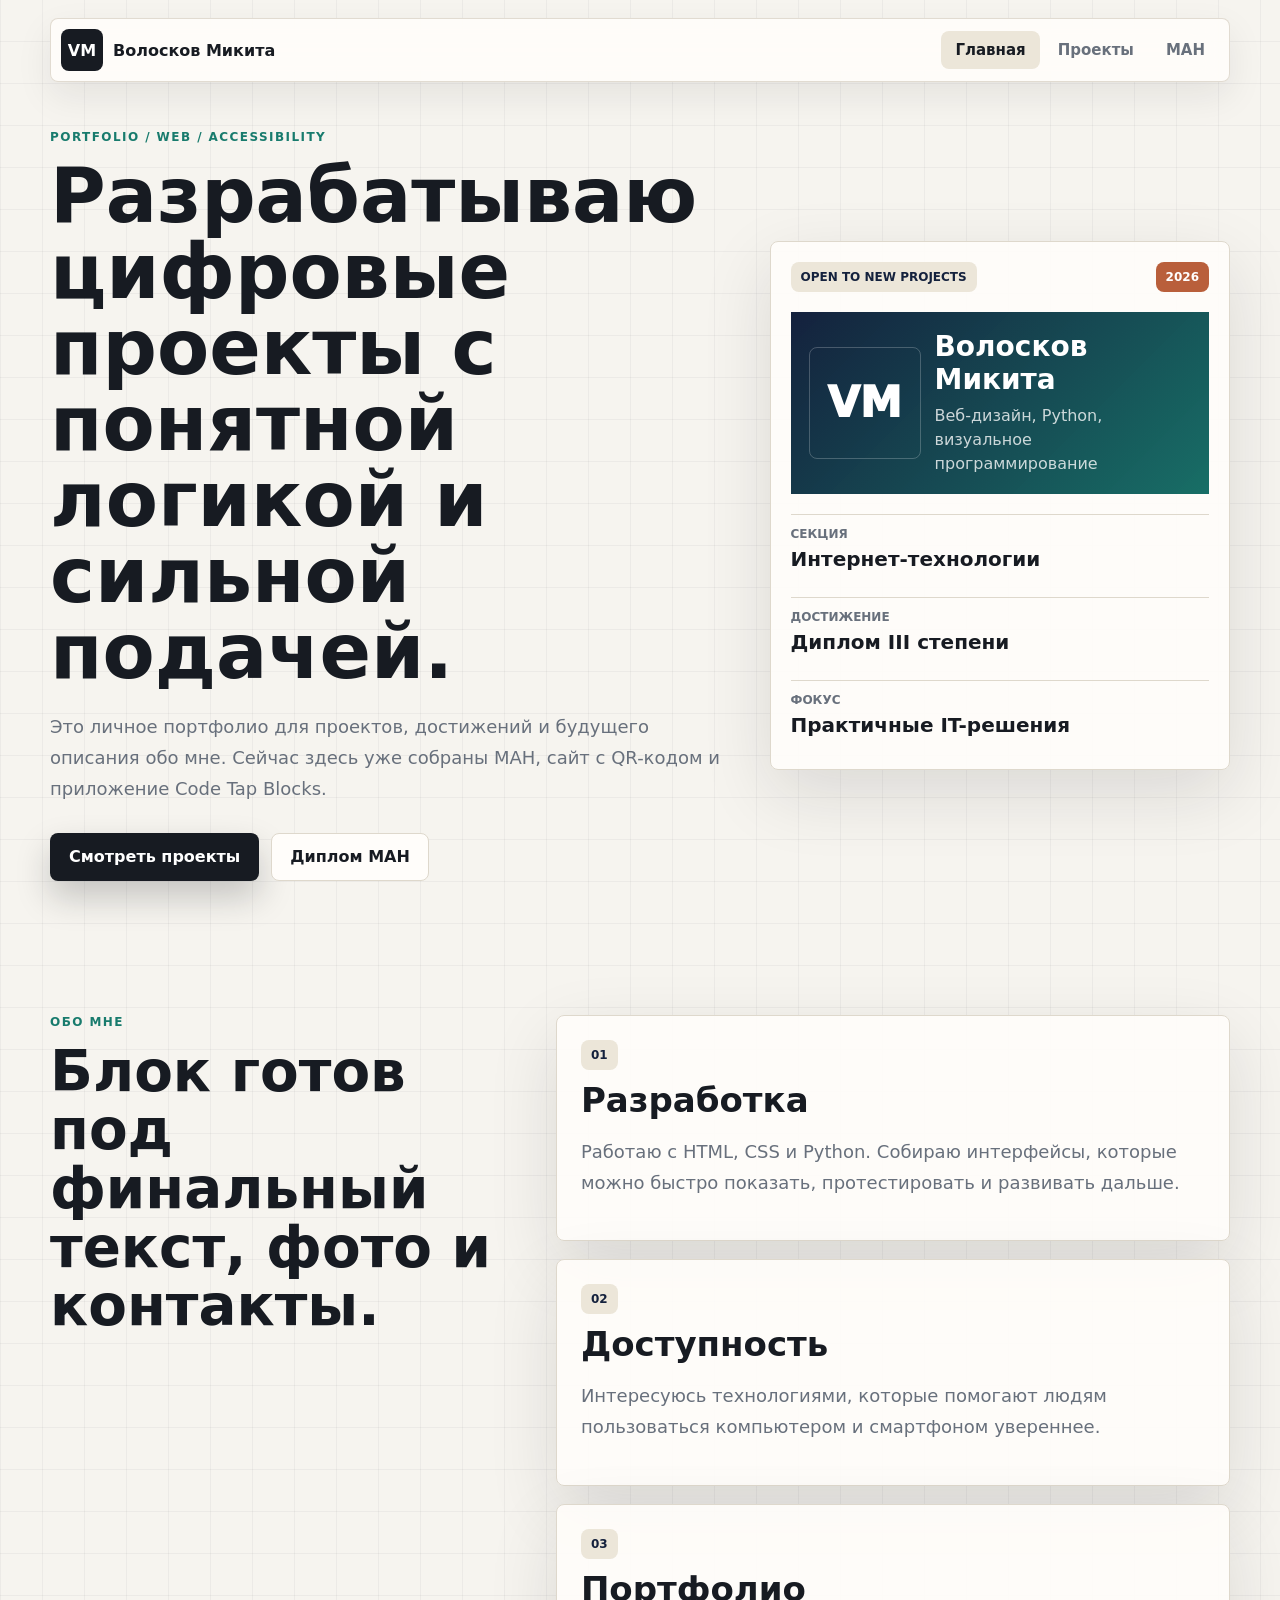
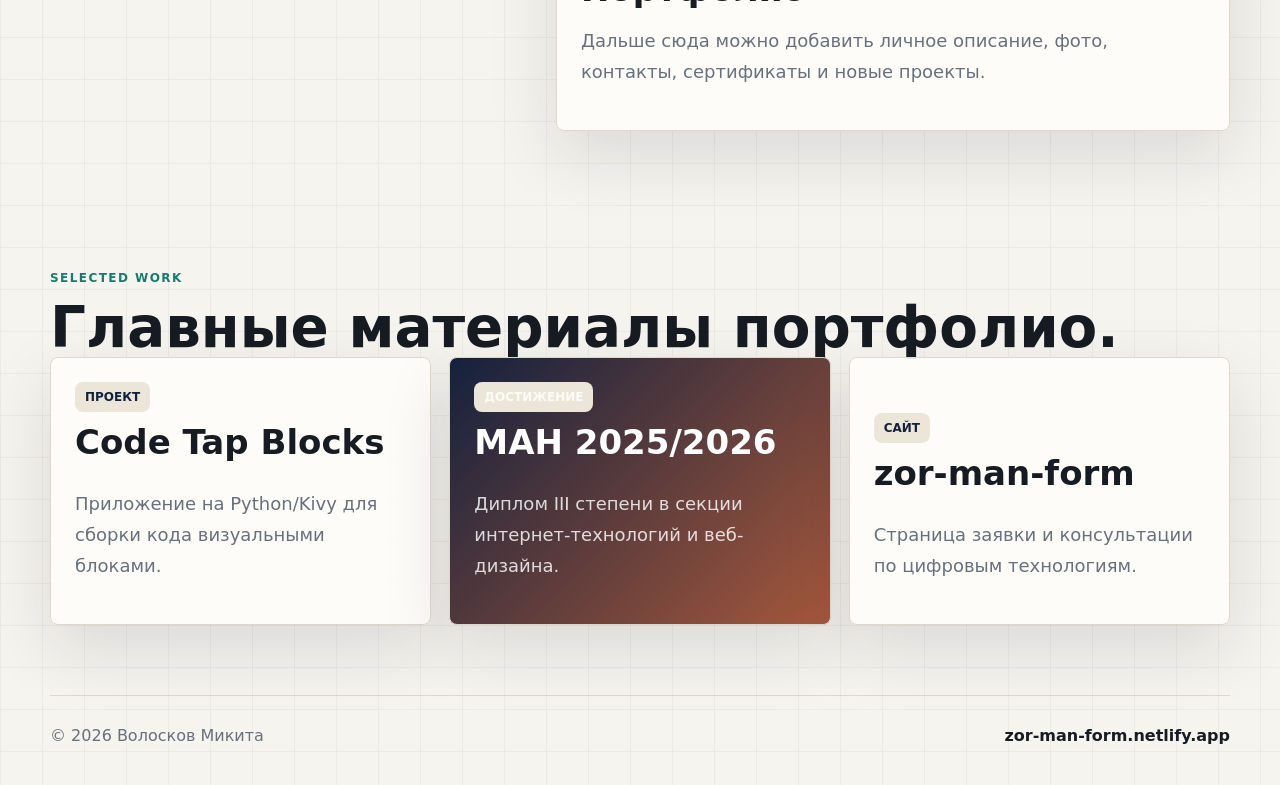
<file: index.html>
<!doctype html>
<html lang="ru">
  <head>
    <meta charset="UTF-8" />
    <meta name="viewport" content="width=device-width, initial-scale=1.0" />
    <title>Волосков Микита | Портфолио</title>
    <meta
      name="description"
      content="Портфолио Волоскова Микиты: веб-проекты, приложение Code Tap Blocks и достижение МАН."
    />
    <link rel="stylesheet" href="assets/styles.css" />
  </head>
  <body>
    <header class="site-header">
      <a class="brand" href="index.html" aria-label="На главную">
        <span class="brand-mark">VM</span>
        <span class="brand-text">Волосков Микита</span>
      </a>
      <button class="nav-toggle" type="button" aria-label="Открыть меню" aria-expanded="false">
        <span></span>
        <span></span>
        <span></span>
      </button>
      <nav class="site-nav" aria-label="Главная навигация">
        <a href="index.html" aria-current="page">Главная</a>
        <a href="projects.html">Проекты</a>
        <a href="man.html">МАН</a>
      </nav>
    </header>

    <main>
      <section class="hero">
        <div class="hero-copy reveal">
          <p class="eyebrow">Portfolio / Web / Accessibility</p>
          <h1>Разрабатываю цифровые проекты с понятной логикой и сильной подачей.</h1>
          <p class="hero-text">
            Это личное портфолио для проектов, достижений и будущего описания
            обо мне. Сейчас здесь уже собраны МАН, сайт с QR-кодом и приложение
            Code Tap Blocks.
          </p>
          <div class="hero-actions">
            <a class="button primary" href="projects.html">Смотреть проекты</a>
            <a class="button secondary" href="man.html">Диплом МАН</a>
          </div>
        </div>

        <aside class="hero-showcase reveal" aria-label="Краткая информация">
          <div class="showcase-top">
            <span class="status-pill">Open to new projects</span>
            <span class="year">2026</span>
          </div>
          <div class="identity-card">
            <span class="identity-mark">VM</span>
            <div>
              <h2>Волосков Микита</h2>
              <p>Веб-дизайн, Python, визуальное программирование</p>
            </div>
          </div>
          <dl class="metrics">
            <div>
              <dt>Секция</dt>
              <dd>Интернет-технологии</dd>
            </div>
            <div>
              <dt>Достижение</dt>
              <dd>Диплом III степени</dd>
            </div>
            <div>
              <dt>Фокус</dt>
              <dd>Практичные IT-решения</dd>
            </div>
          </dl>
        </aside>
      </section>

      <section class="section split-section">
        <div class="section-heading reveal">
          <p class="eyebrow">Обо мне</p>
          <h2>Блок готов под финальный текст, фото и контакты.</h2>
        </div>
        <div class="about-stack">
          <article class="insight-card reveal">
            <span class="card-number">01</span>
            <h3>Разработка</h3>
            <p>
              Работаю с HTML, CSS и Python. Собираю интерфейсы, которые можно
              быстро показать, протестировать и развивать дальше.
            </p>
          </article>
          <article class="insight-card reveal">
            <span class="card-number">02</span>
            <h3>Доступность</h3>
            <p>
              Интересуюсь технологиями, которые помогают людям пользоваться
              компьютером и смартфоном увереннее.
            </p>
          </article>
          <article class="insight-card reveal">
            <span class="card-number">03</span>
            <h3>Портфолио</h3>
            <p>
              Дальше сюда можно добавить личное описание, фото, контакты,
              сертификаты и новые проекты.
            </p>
          </article>
        </div>
      </section>

      <section class="section work-preview">
        <div class="section-heading reveal">
          <p class="eyebrow">Selected work</p>
          <h2>Главные материалы портфолио.</h2>
        </div>
        <div class="preview-grid">
          <a class="preview-item reveal" href="projects.html">
            <span class="preview-label">Проект</span>
            <h3>Code Tap Blocks</h3>
            <p>Приложение на Python/Kivy для сборки кода визуальными блоками.</p>
          </a>
          <a class="preview-item accent reveal" href="man.html">
            <span class="preview-label">Достижение</span>
            <h3>МАН 2025/2026</h3>
            <p>Диплом III степени в секции интернет-технологий и веб-дизайна.</p>
          </a>
          <a class="preview-item reveal" href="https://zor-man-form.netlify.app/" target="_blank" rel="noreferrer">
            <span class="preview-label">Сайт</span>
            <h3>zor-man-form</h3>
            <p>Страница заявки и консультации по цифровым технологиям.</p>
          </a>
        </div>
      </section>
    </main>

    <footer class="site-footer">
      <span>© 2026 Волосков Микита</span>
      <a href="https://zor-man-form.netlify.app/" target="_blank" rel="noreferrer">zor-man-form.netlify.app</a>
    </footer>

    <script src="assets/main.js"></script>
  </body>
</html>
</file>
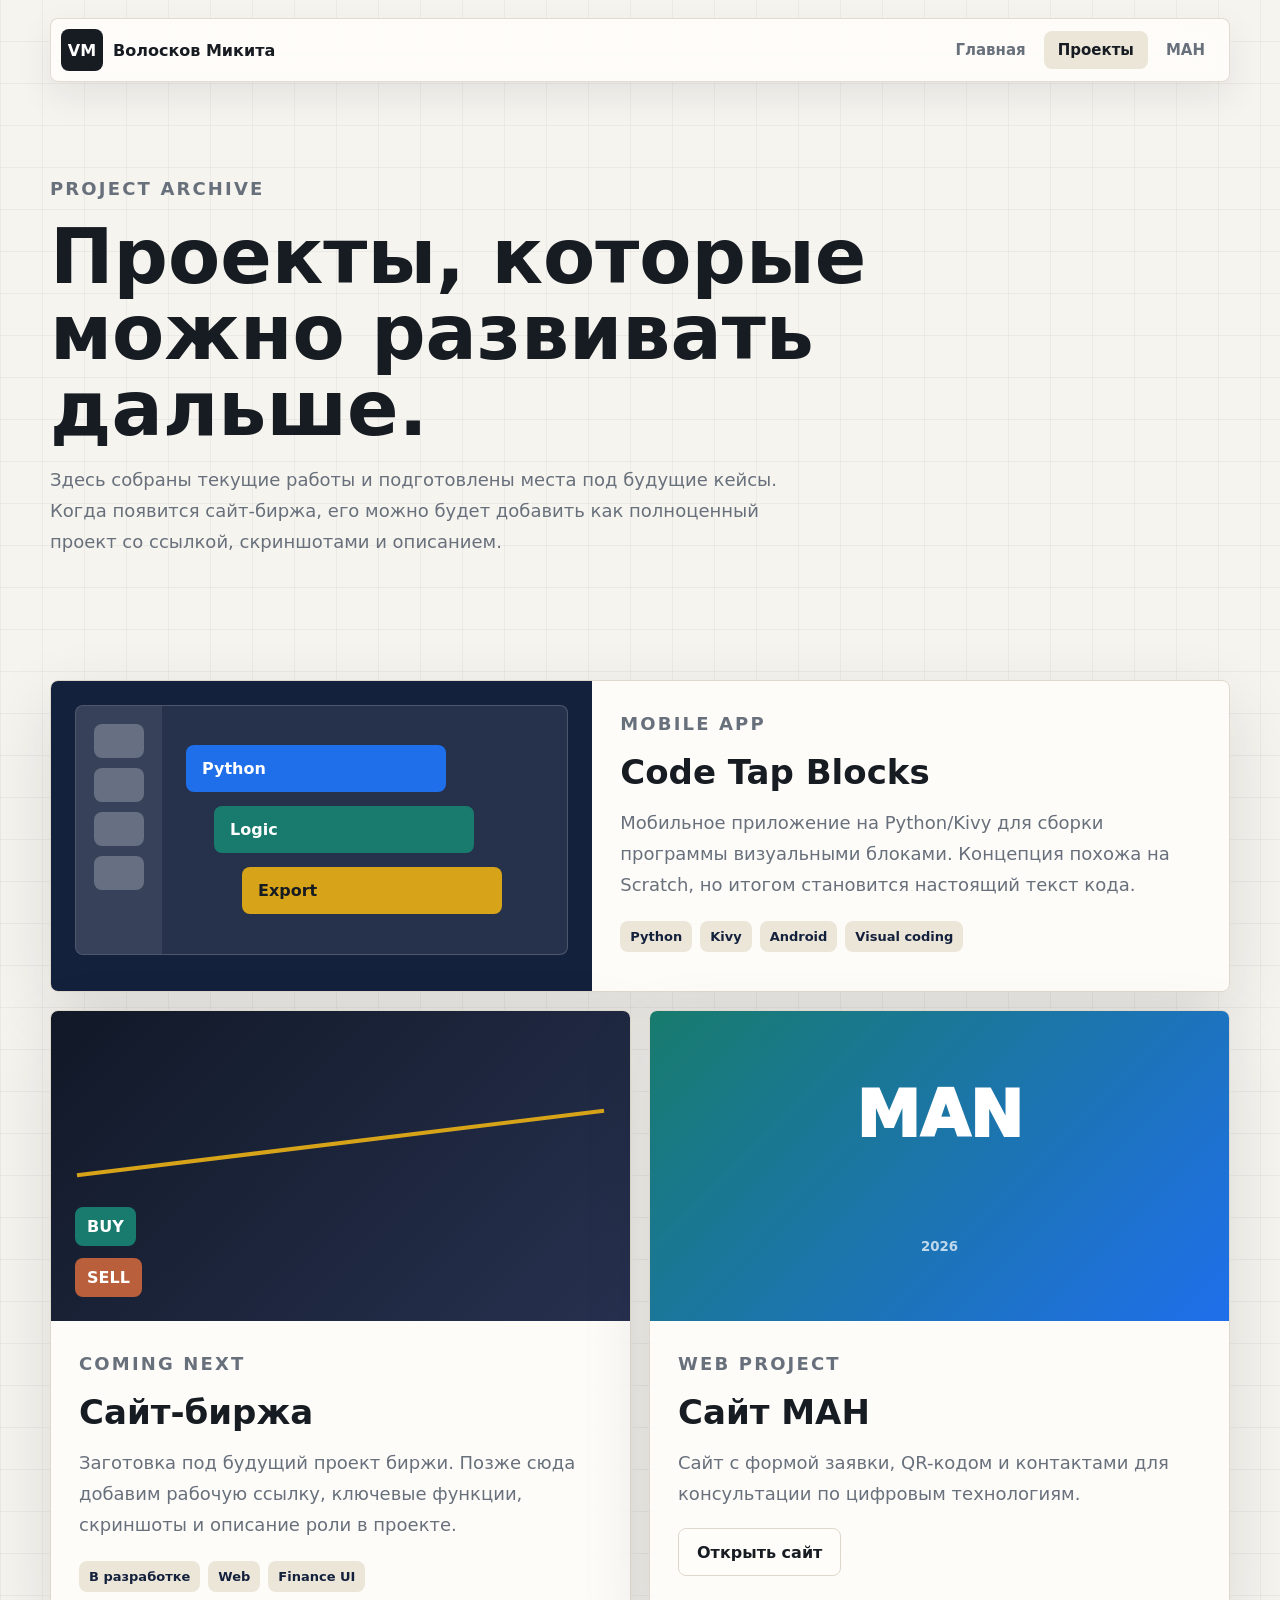
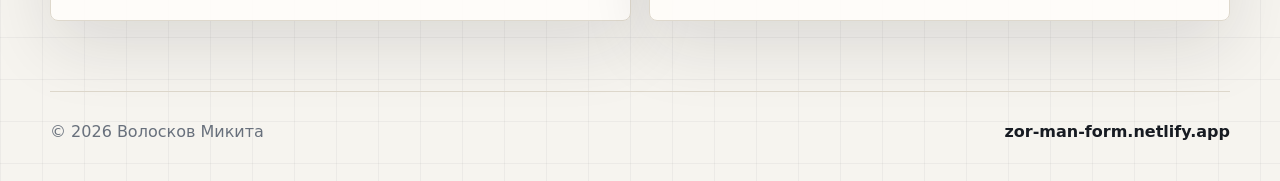
<file: projects.html>
<!doctype html>
<html lang="ru">
  <head>
    <meta charset="UTF-8" />
    <meta name="viewport" content="width=device-width, initial-scale=1.0" />
    <title>Проекты | Волосков Микита</title>
    <meta name="description" content="Проекты Волоскова Микиты: Code Tap Blocks, сайт МАН и место под будущую биржу." />
    <link rel="stylesheet" href="assets/styles.css" />
  </head>
  <body>
    <header class="site-header">
      <a class="brand" href="index.html" aria-label="На главную">
        <span class="brand-mark">VM</span>
        <span class="brand-text">Волосков Микита</span>
      </a>
      <button class="nav-toggle" type="button" aria-label="Открыть меню" aria-expanded="false">
        <span></span>
        <span></span>
        <span></span>
      </button>
      <nav class="site-nav" aria-label="Главная навигация">
        <a href="index.html">Главная</a>
        <a href="projects.html" aria-current="page">Проекты</a>
        <a href="man.html">МАН</a>
      </nav>
    </header>

    <main>
      <section class="page-hero">
        <p class="eyebrow reveal">Project archive</p>
        <h1 class="reveal">Проекты, которые можно развивать дальше.</h1>
        <p class="reveal">
          Здесь собраны текущие работы и подготовлены места под будущие кейсы.
          Когда появится сайт-биржа, его можно будет добавить как полноценный
          проект со ссылкой, скриншотами и описанием.
        </p>
      </section>

      <section class="section case-list">
        <article class="case-card feature-case reveal">
          <div class="case-visual code-visual" aria-hidden="true">
            <div class="app-shell">
              <div class="app-sidebar">
                <span></span><span></span><span></span><span></span>
              </div>
              <div class="app-canvas">
                <span class="block blue">Python</span>
                <span class="block green">Logic</span>
                <span class="block yellow">Export</span>
              </div>
            </div>
          </div>
          <div class="case-copy">
            <p class="eyebrow">Mobile app</p>
            <h2>Code Tap Blocks</h2>
            <p>
              Мобильное приложение на Python/Kivy для сборки программы
              визуальными блоками. Концепция похожа на Scratch, но итогом
              становится настоящий текст кода.
            </p>
            <ul class="tag-list" aria-label="Технологии проекта">
              <li>Python</li>
              <li>Kivy</li>
              <li>Android</li>
              <li>Visual coding</li>
            </ul>
          </div>
        </article>

        <article class="case-card reveal">
          <div class="case-visual market-visual" aria-hidden="true">
            <span class="ticker">BUY</span>
            <span class="ticker muted">SELL</span>
            <span class="market-line"></span>
          </div>
          <div class="case-copy">
            <p class="eyebrow">Coming next</p>
            <h2>Сайт-биржа</h2>
            <p>
              Заготовка под будущий проект биржи. Позже сюда добавим рабочую
              ссылку, ключевые функции, скриншоты и описание роли в проекте.
            </p>
            <ul class="tag-list" aria-label="Статус проекта">
              <li>В разработке</li>
              <li>Web</li>
              <li>Finance UI</li>
            </ul>
          </div>
        </article>

        <article class="case-card reveal">
          <div class="case-visual man-visual" aria-hidden="true">
            <span>MAN</span>
            <small>2026</small>
          </div>
          <div class="case-copy">
            <p class="eyebrow">Web project</p>
            <h2>Сайт МАН</h2>
            <p>
              Сайт с формой заявки, QR-кодом и контактами для консультации по
              цифровым технологиям.
            </p>
            <a class="button secondary" href="https://zor-man-form.netlify.app/" target="_blank" rel="noreferrer">
              Открыть сайт
            </a>
          </div>
        </article>
      </section>
    </main>

    <footer class="site-footer">
      <span>© 2026 Волосков Микита</span>
      <a href="https://zor-man-form.netlify.app/" target="_blank" rel="noreferrer">zor-man-form.netlify.app</a>
    </footer>

    <script src="assets/main.js"></script>
  </body>
</html>
</file>
<file: assets/styles.css>
:root {
  --paper: #f6f4ef;
  --surface: #fffdfa;
  --ink: #171b22;
  --muted: #68707c;
  --line: #ded8cc;
  --navy: #14213d;
  --blue: #1f6feb;
  --green: #187b6d;
  --clay: #b95f3b;
  --gold: #d6a319;
  --shadow: 0 24px 70px rgba(23, 27, 34, 0.12);
}

* {
  box-sizing: border-box;
}

html {
  scroll-behavior: smooth;
}

body {
  margin: 0;
  min-height: 100vh;
  color: var(--ink);
  background:
    linear-gradient(90deg, rgba(23, 27, 34, 0.045) 1px, transparent 1px),
    linear-gradient(0deg, rgba(23, 27, 34, 0.045) 1px, transparent 1px),
    var(--paper);
  background-size: 42px 42px;
  font-family: Inter, ui-sans-serif, system-ui, -apple-system, BlinkMacSystemFont, "Segoe UI", sans-serif;
}

a {
  color: inherit;
  text-decoration: none;
}

img {
  display: block;
  max-width: 100%;
}

.site-header {
  position: sticky;
  top: 0;
  z-index: 20;
  display: flex;
  align-items: center;
  justify-content: space-between;
  width: min(1180px, calc(100% - 32px));
  margin: 18px auto 0;
  padding: 10px;
  border: 1px solid rgba(222, 216, 204, 0.9);
  border-radius: 8px;
  background: rgba(255, 253, 250, 0.9);
  box-shadow: 0 14px 36px rgba(23, 27, 34, 0.08);
  backdrop-filter: blur(18px);
}

.brand,
.site-nav,
.hero-actions,
.site-footer {
  display: flex;
  align-items: center;
}

.brand {
  gap: 10px;
  font-weight: 850;
}

.brand-mark {
  display: grid;
  place-items: center;
  width: 42px;
  height: 42px;
  border-radius: 8px;
  color: #fff;
  background: var(--ink);
  font-weight: 900;
}

.brand-text {
  white-space: nowrap;
}

.site-nav {
  gap: 4px;
}

.site-nav a {
  padding: 10px 14px;
  border-radius: 8px;
  color: var(--muted);
  font-size: 15px;
  font-weight: 750;
}

.site-nav a:hover,
.site-nav a[aria-current="page"] {
  color: var(--ink);
  background: #ece6d9;
}

.nav-toggle {
  display: none;
  width: 42px;
  height: 42px;
  border: 1px solid var(--line);
  border-radius: 8px;
  background: var(--surface);
}

.nav-toggle span {
  display: block;
  width: 18px;
  height: 2px;
  margin: 4px auto;
  background: var(--ink);
}

.hero,
.section,
.page-hero {
  width: min(1180px, calc(100% - 32px));
  margin: 0 auto;
}

.hero {
  display: grid;
  grid-template-columns: minmax(0, 1.05fr) minmax(320px, 0.72fr);
  gap: 48px;
  align-items: center;
  min-height: calc(100vh - 96px);
  padding: 48px 0 64px;
}

.hero-copy h1,
.page-hero h1 {
  max-width: 920px;
  margin: 0;
  font-size: clamp(42px, 6vw, 76px);
  line-height: 1;
  letter-spacing: 0;
}

.hero-text,
.page-hero p,
.insight-card p,
.preview-item p,
.case-copy p,
.project-link-panel p,
.certificate p {
  color: var(--muted);
  font-size: 18px;
  line-height: 1.72;
}

.hero-text {
  max-width: 720px;
  margin: 22px 0 28px;
}

.eyebrow {
  margin: 0 0 14px;
  color: var(--green);
  font-size: 12px;
  font-weight: 900;
  letter-spacing: 0.12em;
  text-transform: uppercase;
}

.hero-actions {
  flex-wrap: wrap;
  gap: 12px;
}

.button {
  display: inline-flex;
  align-items: center;
  justify-content: center;
  min-height: 48px;
  padding: 13px 18px;
  border: 1px solid transparent;
  border-radius: 8px;
  font-weight: 850;
  transition: transform 180ms ease, box-shadow 180ms ease, background 180ms ease;
}

.button:hover {
  transform: translateY(-2px);
}

.button.primary {
  color: #fff;
  background: var(--ink);
  box-shadow: 0 16px 34px rgba(23, 27, 34, 0.22);
}

.button.secondary {
  border-color: var(--line);
  background: var(--surface);
}

.button.full {
  width: 100%;
}

.hero-showcase,
.insight-card,
.preview-item,
.case-card,
.certificate,
.project-link-panel {
  border: 1px solid var(--line);
  border-radius: 8px;
  background: rgba(255, 253, 250, 0.92);
  box-shadow: var(--shadow);
}

.hero-showcase {
  padding: 20px;
}

.showcase-top,
.identity-card,
.metrics,
.certificate-meta {
  display: grid;
  gap: 14px;
}

.showcase-top {
  grid-template-columns: 1fr auto;
  align-items: center;
}

.status-pill,
.year,
.preview-label,
.card-number {
  display: inline-flex;
  width: fit-content;
  align-items: center;
  min-height: 30px;
  padding: 6px 10px;
  border-radius: 8px;
  color: var(--navy);
  background: #ece6d9;
  font-size: 12px;
  font-weight: 850;
  text-transform: uppercase;
}

.year {
  color: #fff;
  background: var(--clay);
}

.identity-card {
  grid-template-columns: 112px 1fr;
  align-items: center;
  margin: 20px 0;
  padding: 18px;
  color: #fff;
  background:
    linear-gradient(135deg, rgba(20, 33, 61, 0.96), rgba(24, 123, 109, 0.86)),
    var(--navy);
}

.identity-mark {
  display: grid;
  place-items: center;
  aspect-ratio: 1;
  border: 1px solid rgba(255, 255, 255, 0.22);
  border-radius: 8px;
  font-size: 42px;
  font-weight: 950;
}

.identity-card h2 {
  margin: 0 0 8px;
  font-size: 28px;
}

.identity-card p {
  margin: 0;
  color: rgba(255, 255, 255, 0.78);
  line-height: 1.5;
}

.metrics {
  grid-template-columns: 1fr;
  margin: 0;
}

.metrics div {
  padding: 12px 0;
  border-top: 1px solid var(--line);
}

.metrics dt {
  color: var(--muted);
  font-size: 12px;
  font-weight: 850;
  text-transform: uppercase;
}

.metrics dd {
  margin: 6px 0 0;
  font-size: 20px;
  font-weight: 850;
}

.section {
  padding: 70px 0;
}

.split-section {
  display: grid;
  grid-template-columns: minmax(0, 0.7fr) minmax(0, 1fr);
  gap: 34px;
  align-items: start;
}

.section-heading h2 {
  margin: 0;
  font-size: clamp(32px, 4.4vw, 58px);
  line-height: 1.04;
}

.about-stack,
.preview-grid,
.case-list,
.achievement-layout {
  display: grid;
  gap: 18px;
}

.insight-card,
.preview-item {
  padding: 24px;
}

.insight-card h3,
.preview-item h3,
.case-copy h2,
.project-link-panel h2,
.certificate h2 {
  margin: 12px 0 10px;
  font-size: clamp(24px, 3vw, 34px);
  line-height: 1.08;
}

.preview-grid {
  grid-template-columns: repeat(3, 1fr);
}

.preview-item {
  min-height: 260px;
  display: flex;
  flex-direction: column;
  justify-content: flex-end;
  transition: transform 180ms ease, border-color 180ms ease;
}

.preview-item:hover {
  transform: translateY(-4px);
  border-color: rgba(23, 27, 34, 0.36);
}

.preview-item.accent {
  color: #fff;
  background:
    linear-gradient(135deg, rgba(20, 33, 61, 0.96), rgba(185, 95, 59, 0.88)),
    var(--navy);
}

.preview-item.accent p,
.preview-item.accent .preview-label {
  color: rgba(255, 255, 255, 0.82);
}

.page-hero {
  padding: 92px 0 34px;
}

.page-hero p {
  max-width: 760px;
}

.case-list {
  grid-template-columns: repeat(2, minmax(0, 1fr));
}

.case-card {
  overflow: hidden;
}

.feature-case {
  grid-column: 1 / -1;
  display: grid;
  grid-template-columns: minmax(0, 0.85fr) minmax(0, 1fr);
}

.case-visual {
  min-height: 310px;
  padding: 24px;
  background: var(--navy);
}

.case-copy {
  padding: 28px;
}

.tag-list {
  display: flex;
  flex-wrap: wrap;
  gap: 8px;
  padding: 0;
  margin: 20px 0 0;
  list-style: none;
}

.tag-list li {
  padding: 8px 10px;
  border-radius: 8px;
  color: var(--navy);
  background: #ece6d9;
  font-size: 13px;
  font-weight: 850;
}

.app-shell {
  display: grid;
  grid-template-columns: 86px 1fr;
  min-height: 250px;
  border: 1px solid rgba(255, 255, 255, 0.18);
  border-radius: 8px;
  overflow: hidden;
  background: rgba(255, 255, 255, 0.08);
}

.app-sidebar {
  display: grid;
  align-content: start;
  gap: 10px;
  padding: 18px;
  background: rgba(255, 255, 255, 0.08);
}

.app-sidebar span {
  height: 34px;
  border-radius: 8px;
  background: rgba(255, 255, 255, 0.24);
}

.app-canvas {
  display: grid;
  align-content: center;
  gap: 14px;
  padding: 24px;
}

.block {
  width: min(260px, 100%);
  padding: 14px 16px;
  border-radius: 8px;
  color: #fff;
  font-weight: 900;
}

.block.blue {
  background: var(--blue);
}

.block.green {
  margin-left: 28px;
  background: var(--green);
}

.block.yellow {
  margin-left: 56px;
  color: var(--ink);
  background: var(--gold);
}

.market-visual {
  position: relative;
  display: grid;
  align-content: end;
  gap: 12px;
  background: linear-gradient(135deg, #111827, #27314f);
}

.ticker {
  width: fit-content;
  padding: 10px 12px;
  border-radius: 8px;
  color: #fff;
  background: var(--green);
  font-weight: 900;
}

.ticker.muted {
  background: var(--clay);
}

.market-line {
  position: absolute;
  left: 24px;
  right: 24px;
  top: 42%;
  height: 4px;
  background: var(--gold);
  transform: rotate(-7deg);
}

.man-visual {
  display: grid;
  place-items: center;
  color: #fff;
  background: linear-gradient(135deg, var(--green), var(--blue));
}

.man-visual span {
  font-size: 64px;
  font-weight: 950;
}

.man-visual small {
  color: rgba(255, 255, 255, 0.72);
  font-weight: 850;
}

.achievement-layout {
  grid-template-columns: minmax(0, 1fr) 390px;
  align-items: start;
}

.certificate {
  position: relative;
  overflow: hidden;
  padding: clamp(28px, 5vw, 58px);
  background:
    linear-gradient(135deg, rgba(255, 253, 250, 0.96), rgba(255, 253, 250, 0.9)),
    linear-gradient(120deg, rgba(31, 111, 235, 0.18), transparent 34%),
    linear-gradient(310deg, rgba(214, 163, 25, 0.2), transparent 30%);
}

.certificate::before {
  content: "";
  position: absolute;
  inset: 0 0 auto;
  height: 10px;
  background: linear-gradient(90deg, var(--blue), var(--gold), var(--green));
}

.certificate-ribbon {
  width: fit-content;
  margin-bottom: 34px;
  padding: 10px 14px;
  border-radius: 8px;
  color: #fff;
  background: var(--navy);
  font-weight: 900;
}

.certificate-org {
  max-width: 640px;
  color: var(--green);
  font-weight: 800;
}

.certificate h2 {
  font-family: Georgia, "Times New Roman", serif;
  font-size: clamp(38px, 6vw, 74px);
  font-style: italic;
}

.certificate-meta {
  margin-top: 34px;
  padding-top: 22px;
  border-top: 1px solid var(--line);
  color: var(--ink);
  font-weight: 850;
}

.project-link-panel {
  position: sticky;
  top: 104px;
  overflow: hidden;
}

.qr-box {
  padding: 22px;
  background: #fff;
}

.panel-copy {
  padding: 24px;
}

.site-footer {
  justify-content: space-between;
  gap: 16px;
  width: min(1180px, calc(100% - 32px));
  margin: 0 auto;
  padding: 30px 0 40px;
  border-top: 1px solid var(--line);
  color: var(--muted);
}

.site-footer a {
  color: var(--ink);
  font-weight: 850;
}

.reveal {
  opacity: 0;
  transform: translateY(18px);
  transition: opacity 520ms ease, transform 520ms ease;
}

.reveal.is-visible {
  opacity: 1;
  transform: translateY(0);
}

@media (max-width: 920px) {
  .site-header {
    align-items: flex-start;
  }

  .nav-toggle {
    display: block;
  }

  .site-nav {
    position: absolute;
    top: calc(100% + 8px);
    left: 0;
    right: 0;
    display: none;
    flex-direction: column;
    align-items: stretch;
    padding: 10px;
    border: 1px solid var(--line);
    border-radius: 8px;
    background: var(--surface);
    box-shadow: var(--shadow);
  }

  .site-nav.is-open {
    display: flex;
  }

  .hero,
  .split-section,
  .preview-grid,
  .case-list,
  .feature-case,
  .achievement-layout {
    grid-template-columns: 1fr;
  }

  .hero {
    min-height: auto;
  }

  .project-link-panel {
    position: static;
  }
}

@media (max-width: 560px) {
  .site-header,
  .hero,
  .section,
  .page-hero,
  .site-footer {
    width: min(100% - 20px, 1180px);
  }

  .brand-text {
    max-width: 160px;
    overflow: hidden;
    text-overflow: ellipsis;
  }

  .hero-copy h1,
  .page-hero h1 {
    font-size: 40px;
  }

  .hero-text,
  .page-hero p,
  .insight-card p,
  .preview-item p,
  .case-copy p,
  .project-link-panel p,
  .certificate p {
    font-size: 16px;
  }

  .identity-card {
    grid-template-columns: 1fr;
  }

  .case-visual {
    min-height: 240px;
  }
}
</file>
